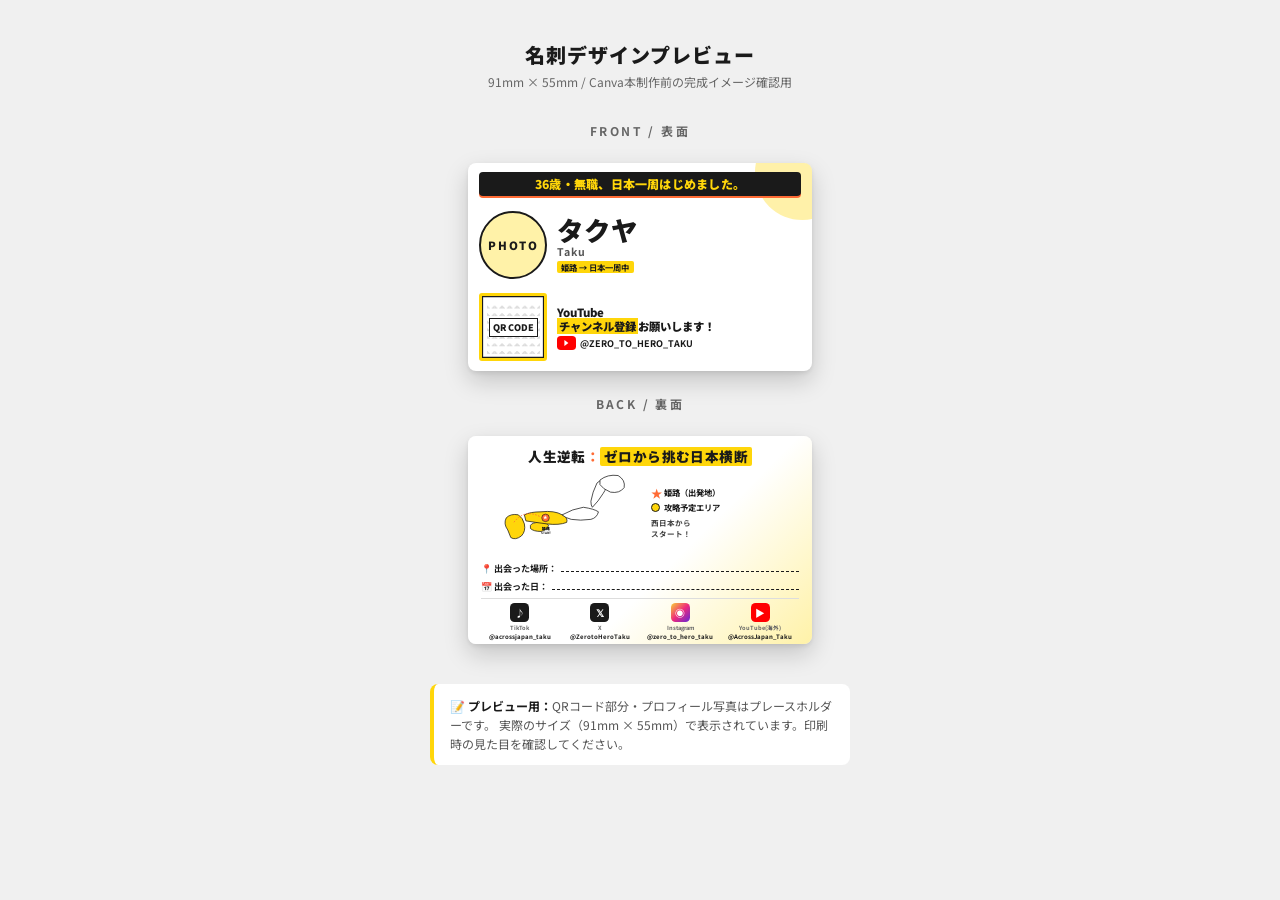
<file: card_preview.html>
<!DOCTYPE html>
<html lang="ja">
<head>
<meta charset="UTF-8">
<title>名刺プレビュー - タクヤ</title>
<link rel="preconnect" href="https://fonts.googleapis.com">
<link rel="preconnect" href="https://fonts.gstatic.com" crossorigin>
<link href="https://fonts.googleapis.com/css2?family=Noto+Sans+JP:wght@400;700;900&display=swap" rel="stylesheet">
<style>
  :root {
    --yellow: #FFD60A;
    --yellow-soft: #FFF2A8;
    --white: #FFFFFF;
    --black: #1A1A1A;
    --orange: #FF6B35;
    --gray-bg: #f0f0f0;
    --card-w: 91mm;
    --card-h: 55mm;
  }

  * { box-sizing: border-box; }

  html, body {
    margin: 0;
    padding: 0;
    font-family: 'Noto Sans JP', sans-serif;
    background: var(--gray-bg);
    color: var(--black);
  }

  .page {
    min-height: 100vh;
    padding: 40px 20px;
    display: flex;
    flex-direction: column;
    align-items: center;
    gap: 24px;
  }

  .header {
    text-align: center;
    margin-bottom: 8px;
  }
  .header h1 {
    font-size: 20px;
    font-weight: 900;
    margin: 0;
    letter-spacing: 0.05em;
  }
  .header p {
    font-size: 12px;
    color: #666;
    margin: 4px 0 0;
  }

  .card-label {
    font-size: 12px;
    font-weight: 700;
    letter-spacing: 0.2em;
    color: #666;
    text-transform: uppercase;
  }

  .card {
    width: var(--card-w);
    height: var(--card-h);
    background: var(--white);
    border-radius: 8px;
    box-shadow:
      0 2px 4px rgba(0,0,0,0.08),
      0 10px 24px rgba(0,0,0,0.18);
    position: relative;
    overflow: hidden;
  }

  /* ============ 表面 ============ */
  .front {
    display: grid;
    grid-template-rows: auto 1fr auto;
    padding: 2.5mm 3mm;
    gap: 1.5mm;
  }

  .catchcopy {
    background: var(--black);
    color: var(--yellow);
    font-weight: 900;
    font-size: 3.2mm;
    padding: 1.2mm 2mm;
    border-radius: 4px;
    text-align: center;
    letter-spacing: 0.02em;
    line-height: 1.2;
    box-shadow: 0 0.5mm 0 var(--orange);
  }

  .profile-row {
    display: grid;
    grid-template-columns: auto 1fr;
    gap: 2.5mm;
    align-items: center;
  }

  .photo {
    width: 18mm;
    height: 18mm;
    border-radius: 50%;
    background: var(--yellow-soft);
    border: 0.6mm solid var(--black);
    display: flex;
    align-items: center;
    justify-content: center;
    font-weight: 900;
    font-size: 3mm;
    color: var(--black);
    letter-spacing: 0.15em;
    flex-shrink: 0;
  }

  .name-block {
    display: flex;
    flex-direction: column;
    justify-content: center;
    line-height: 1;
  }
  .name-jp {
    font-size: 7mm;
    font-weight: 900;
    letter-spacing: 0.04em;
    color: var(--black);
  }
  .name-en {
    font-size: 2.8mm;
    font-weight: 700;
    color: #555;
    margin-top: 1mm;
    letter-spacing: 0.1em;
  }
  .name-tag {
    display: inline-block;
    font-size: 2.2mm;
    font-weight: 700;
    background: var(--yellow);
    color: var(--black);
    padding: 0.4mm 1.2mm;
    border-radius: 2px;
    margin-top: 1mm;
    width: fit-content;
  }

  .qr-row {
    display: grid;
    grid-template-columns: auto 1fr;
    gap: 2.5mm;
    align-items: center;
  }

  .qr-box {
    width: 18mm;
    height: 18mm;
    background: var(--white);
    border: 0.8mm solid var(--yellow);
    border-radius: 3px;
    display: flex;
    align-items: center;
    justify-content: center;
    font-weight: 900;
    font-size: 2.4mm;
    color: var(--black);
    position: relative;
    box-shadow: 0 0 0 0.3mm var(--black) inset;
  }
  .qr-box::before {
    content: '';
    position: absolute;
    inset: 1.2mm;
    background:
      linear-gradient(45deg, var(--black) 25%, transparent 25%) 0 0/2mm 2mm,
      linear-gradient(-45deg, var(--black) 25%, transparent 25%) 0 0/2mm 2mm;
    opacity: 0.15;
  }
  .qr-box span {
    position: relative;
    z-index: 1;
    background: var(--white);
    padding: 0.3mm 0.8mm;
    border: 0.2mm solid var(--black);
  }

  .qr-text {
    display: flex;
    flex-direction: column;
    gap: 0.8mm;
  }
  .qr-cta {
    font-size: 3mm;
    font-weight: 900;
    color: var(--black);
    line-height: 1.25;
  }
  .qr-cta .highlight {
    background: var(--yellow);
    padding: 0 0.5mm;
  }
  .qr-youtube {
    display: flex;
    align-items: center;
    gap: 1.2mm;
    font-size: 2.4mm;
    font-weight: 700;
  }
  .yt-logo {
    width: 5mm;
    height: 3.5mm;
    background: #FF0000;
    border-radius: 1mm;
    position: relative;
    flex-shrink: 0;
  }
  .yt-logo::after {
    content: '';
    position: absolute;
    top: 50%;
    left: 50%;
    transform: translate(-40%, -50%);
    border-left: 1.2mm solid var(--white);
    border-top: 0.8mm solid transparent;
    border-bottom: 0.8mm solid transparent;
  }

  /* 表面の装飾 */
  .front::before {
    content: '';
    position: absolute;
    top: -10mm;
    right: -10mm;
    width: 25mm;
    height: 25mm;
    background: var(--yellow);
    border-radius: 50%;
    opacity: 0.35;
    z-index: 0;
  }
  .front > * { position: relative; z-index: 1; }

  /* ============ 裏面 ============ */
  .back {
    padding: 3mm 3.5mm;
    display: grid;
    grid-template-rows: auto 1fr auto auto;
    gap: 1.5mm;
    background:
      linear-gradient(135deg, var(--white) 0%, var(--white) 60%, var(--yellow-soft) 100%);
  }

  .back-title {
    font-size: 3.6mm;
    font-weight: 900;
    text-align: center;
    color: var(--black);
    letter-spacing: 0.03em;
    line-height: 1.2;
  }
  .back-title .accent {
    color: var(--orange);
  }
  .back-title .bar {
    display: inline-block;
    background: var(--yellow);
    padding: 0.3mm 1mm;
    border-radius: 2px;
  }

  .map-wrap {
    display: grid;
    grid-template-columns: 1.1fr 1fr;
    gap: 2mm;
    align-items: center;
  }

  .map-svg {
    width: 100%;
    height: auto;
    max-height: 22mm;
    display: block;
  }

  .map-legend {
    font-size: 2.2mm;
    line-height: 1.5;
    font-weight: 700;
  }
  .map-legend .legend-item {
    display: flex;
    align-items: center;
    gap: 1mm;
    margin-bottom: 0.6mm;
  }
  .legend-dot {
    width: 2.4mm;
    height: 2.4mm;
    border-radius: 50%;
    flex-shrink: 0;
  }
  .legend-dot.yellow { background: var(--yellow); border: 0.3mm solid var(--black); }
  .legend-dot.star {
    background: transparent;
    color: var(--orange);
    text-align: center;
    font-size: 3mm;
    line-height: 1;
  }

  .fields {
    display: flex;
    flex-direction: column;
    gap: 1mm;
    font-size: 2.4mm;
    font-weight: 700;
  }
  .field {
    display: flex;
    align-items: baseline;
    gap: 1mm;
  }
  .field-label { flex-shrink: 0; }
  .field-line {
    flex: 1;
    border-bottom: 0.3mm dashed var(--black);
    height: 3mm;
  }

  .sns-row {
    display: grid;
    grid-template-columns: repeat(4, 1fr);
    gap: 1mm;
    padding-top: 1mm;
    border-top: 0.3mm solid #ddd;
  }
  .sns-item {
    display: flex;
    flex-direction: column;
    align-items: center;
    gap: 0.4mm;
    text-align: center;
  }
  .sns-icon {
    width: 5mm;
    height: 5mm;
    border-radius: 1.2mm;
    display: flex;
    align-items: center;
    justify-content: center;
    color: var(--white);
    font-weight: 900;
    font-size: 2.6mm;
  }
  .sns-tiktok { background: var(--black); }
  .sns-x { background: var(--black); }
  .sns-ig {
    background: linear-gradient(135deg, #f9ce34 0%, #ee2a7b 50%, #6228d7 100%);
  }
  .sns-yt { background: #FF0000; }

  .sns-handle {
    font-size: 1.6mm;
    font-weight: 700;
    color: var(--black);
    letter-spacing: 0;
    word-break: break-all;
    line-height: 1.1;
  }
  .sns-name {
    font-size: 1.5mm;
    font-weight: 700;
    color: #666;
  }

  /* カードのホバーで少し浮かせる */
  .card {
    transition: transform .2s ease, box-shadow .2s ease;
  }
  .card:hover {
    transform: translateY(-2px);
    box-shadow:
      0 4px 8px rgba(0,0,0,0.1),
      0 14px 32px rgba(0,0,0,0.22);
  }

  .note {
    max-width: 420px;
    font-size: 12px;
    color: #555;
    line-height: 1.6;
    background: var(--white);
    padding: 12px 16px;
    border-radius: 8px;
    border-left: 4px solid var(--yellow);
    margin-top: 16px;
  }
  .note strong { color: var(--black); }
</style>
</head>
<body>
<div class="page">
  <div class="header">
    <h1>名刺デザインプレビュー</h1>
    <p>91mm × 55mm / Canva本制作前の完成イメージ確認用</p>
  </div>

  <!-- ================= 表面 ================= -->
  <div class="card-label">FRONT / 表面</div>
  <div class="card front">
    <div class="catchcopy">36歳・無職、日本一周はじめました。</div>

    <div class="profile-row">
      <div class="photo">PHOTO</div>
      <div class="name-block">
        <div class="name-jp">タクヤ</div>
        <div class="name-en">Taku</div>
        <div class="name-tag">姫路 → 日本一周中</div>
      </div>
    </div>

    <div class="qr-row">
      <div class="qr-box"><span>QR CODE</span></div>
      <div class="qr-text">
        <div class="qr-cta">YouTube<br><span class="highlight">チャンネル登録</span>お願いします！</div>
        <div class="qr-youtube">
          <span class="yt-logo"></span>
          <span>@ZERO_TO_HERO_TAKU</span>
        </div>
      </div>
    </div>
  </div>

  <!-- ================= 裏面 ================= -->
  <div class="card-label">BACK / 裏面</div>
  <div class="card back">
    <div class="back-title">
      人生逆転<span class="accent">：</span><span class="bar">ゼロから挑む日本横断</span>
    </div>

    <div class="map-wrap">
      <!-- 簡易日本地図 SVG -->
      <svg class="map-svg" viewBox="0 0 200 110" xmlns="http://www.w3.org/2000/svg">
        <!-- 西日本ハイライト（九州・中国・四国・関西） -->
        <g>
          <!-- 九州 -->
          <path d="M28,78 Q22,70 26,62 Q32,56 42,58 Q48,62 50,70 Q52,80 46,86 Q38,92 32,88 Z"
                fill="#FFD60A" stroke="#1A1A1A" stroke-width="1" stroke-linejoin="round"/>
          <!-- 四国 -->
          <path d="M58,72 Q60,68 70,68 Q80,68 82,72 Q80,78 72,80 Q62,80 58,76 Z"
                fill="#FFD60A" stroke="#1A1A1A" stroke-width="1" stroke-linejoin="round"/>
          <!-- 中国・関西（西日本本州） -->
          <path d="M50,58 Q58,54 72,54 Q90,52 100,58 Q108,62 106,68 Q96,72 80,70 Q64,68 52,66 Z"
                fill="#FFD60A" stroke="#1A1A1A" stroke-width="1" stroke-linejoin="round"/>
        </g>
        <!-- 東日本（通常色） -->
        <g>
          <!-- 中部〜関東 -->
          <path d="M100,58 Q114,50 128,48 Q142,50 148,54 Q146,62 138,64 Q124,66 112,64 Q104,62 100,58 Z"
                fill="#FFFFFF" stroke="#1A1A1A" stroke-width="1" stroke-linejoin="round"/>
          <!-- 東北 -->
          <path d="M140,48 Q148,40 154,30 Q160,22 158,14 Q152,10 146,16 Q140,28 138,40 Q138,46 140,48 Z"
                fill="#FFFFFF" stroke="#1A1A1A" stroke-width="1" stroke-linejoin="round"/>
          <!-- 北海道 -->
          <path d="M150,12 Q160,4 174,6 Q184,12 182,22 Q176,30 164,28 Q154,24 150,18 Z"
                fill="#FFFFFF" stroke="#1A1A1A" stroke-width="1" stroke-linejoin="round"/>
        </g>
        <!-- 姫路の★マーク -->
        <g transform="translate(78,62)">
          <circle r="5" fill="#FF6B35" stroke="#1A1A1A" stroke-width="0.8"/>
          <text x="0" y="2" text-anchor="middle" font-size="6" font-weight="900" fill="#FFFFFF">★</text>
        </g>
        <text x="78" y="78" text-anchor="middle" font-size="5" font-weight="900" fill="#1A1A1A">姫路</text>
        <text x="78" y="84" text-anchor="middle" font-size="4" font-weight="700" fill="#1A1A1A">START</text>

        <!-- 矢印 -->
        <path d="M70,60 Q50,50 36,68" stroke="#FF6B35" stroke-width="1.2" fill="none" stroke-dasharray="2 2"/>
      </svg>

      <div class="map-legend">
        <div class="legend-item">
          <span class="legend-dot star">★</span>
          <span>姫路（出発地）</span>
        </div>
        <div class="legend-item">
          <span class="legend-dot yellow"></span>
          <span>攻略予定エリア</span>
        </div>
        <div style="font-size:2mm;font-weight:700;color:#444;margin-top:1mm;">
          西日本から<br>スタート！
        </div>
      </div>
    </div>

    <div class="fields">
      <div class="field">
        <span class="field-label">📍 出会った場所：</span>
        <span class="field-line"></span>
      </div>
      <div class="field">
        <span class="field-label">📅 出会った日：</span>
        <span class="field-line"></span>
      </div>
    </div>

    <div class="sns-row">
      <div class="sns-item">
        <div class="sns-icon sns-tiktok">♪</div>
        <div class="sns-name">TikTok</div>
        <div class="sns-handle">@acrossjapan_taku</div>
      </div>
      <div class="sns-item">
        <div class="sns-icon sns-x">𝕏</div>
        <div class="sns-name">X</div>
        <div class="sns-handle">@ZerotoHeroTaku</div>
      </div>
      <div class="sns-item">
        <div class="sns-icon sns-ig">◉</div>
        <div class="sns-name">Instagram</div>
        <div class="sns-handle">@zero_to_hero_taku</div>
      </div>
      <div class="sns-item">
        <div class="sns-icon sns-yt">▶</div>
        <div class="sns-name">YouTube(海外)</div>
        <div class="sns-handle">@AcrossJapan_Taku</div>
      </div>
    </div>
  </div>

  <div class="note">
    <strong>📝 プレビュー用：</strong>QRコード部分・プロフィール写真はプレースホルダーです。
    実際のサイズ（91mm × 55mm）で表示されています。印刷時の見た目を確認してください。
  </div>
</div>
</body>
</html>
</file>
